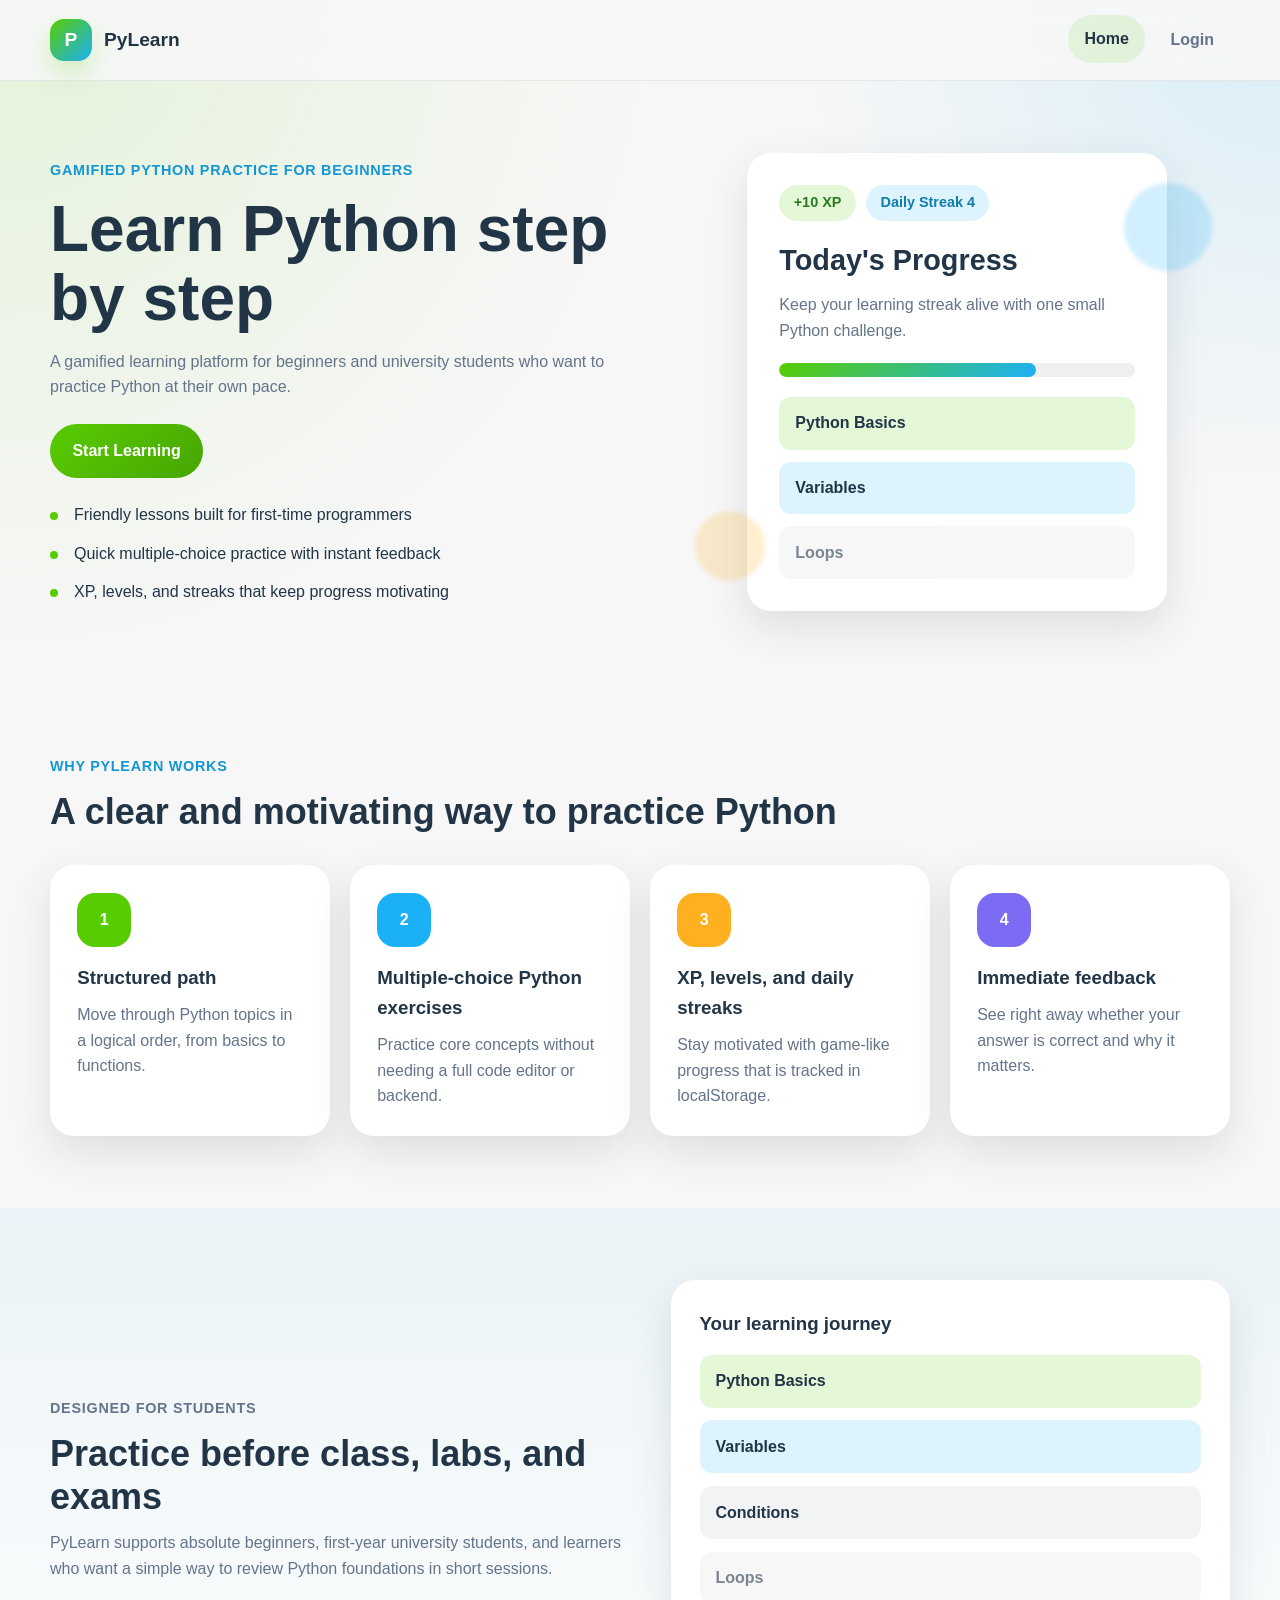
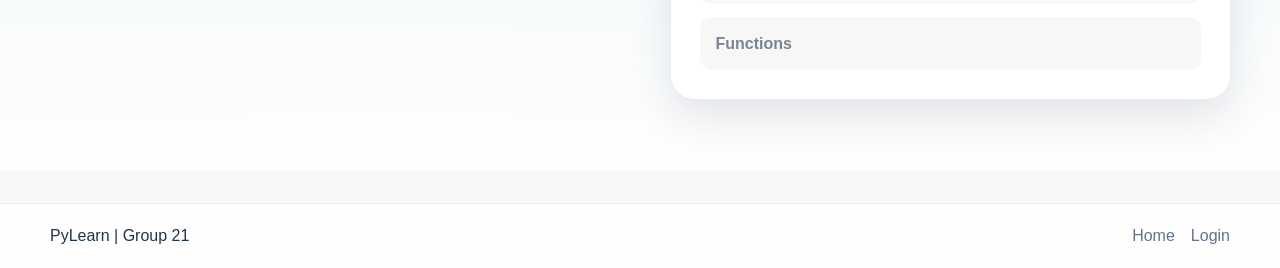
<file: index.html>
<!DOCTYPE html>
<html lang="en">
<head>
    <meta charset="UTF-8">
    <meta name="viewport" content="width=device-width, initial-scale=1.0">
    <title>PyLearn | Home</title>
    <link rel="stylesheet" href="css/style.css">
    <script src="js/app.js" defer></script>
</head>
<body class="page-home">
    <header class="site-header">
        <div class="container header-content">
            <a class="brand" href="index.html">
                <span class="brand-mark">P</span>
                <span class="brand-text">PyLearn</span>
            </a>

            <nav class="site-nav" aria-label="Main navigation">
                <ul class="nav-list">
                    <li><a class="nav-link active" href="index.html">Home</a></li>
                    <li><a class="nav-link" href="login.html">Login</a></li>
                    <li><a class="nav-link" href="path.html">Learning Path</a></li>
                    <li><a class="nav-link" href="exercise.html">Exercise</a></li>
                    <li><a class="nav-link logout-link" href="login.html" data-logout>Logout</a></li>
                </ul>
            </nav>
        </div>
    </header>

    <main>
        <section class="hero section">
            <div class="container hero-grid">
                <div class="hero-copy fade-up">
                    <p class="eyebrow">Gamified Python practice for beginners</p>
                    <h1>Learn Python step by step</h1>
                    <p class="hero-text">
                        A gamified learning platform for beginners and university students who want to
                        practice Python at their own pace.
                    </p>

                    <div class="hero-actions">
                        <a class="btn btn-primary" href="login.html">Start Learning</a>
                        <a class="btn btn-secondary" href="path.html">Explore the Path</a>
                    </div>

                    <ul class="hero-points">
                        <li>Friendly lessons built for first-time programmers</li>
                        <li>Quick multiple-choice practice with instant feedback</li>
                        <li>XP, levels, and streaks that keep progress motivating</li>
                    </ul>
                </div>

                <div class="hero-visual">
                    <div class="dashboard-preview card floating-card">
                        <div class="preview-top">
                            <span class="pill success-pill">+10 XP</span>
                            <span class="pill blue-pill">Daily Streak 4</span>
                        </div>

                        <h2>Today&apos;s Progress</h2>
                        <p>Keep your learning streak alive with one small Python challenge.</p>

                        <div class="preview-progress">
                            <span class="preview-progress-bar"></span>
                        </div>

                        <div class="preview-stages">
                            <div class="preview-stage done">Python Basics</div>
                            <div class="preview-stage current">Variables</div>
                            <div class="preview-stage locked">Loops</div>
                        </div>
                    </div>

                    <div class="floating-orb orb-blue"></div>
                    <div class="floating-orb orb-yellow"></div>
                </div>
            </div>
        </section>

        <section class="section">
            <div class="container">
                <div class="section-heading">
                    <p class="eyebrow">Why PyLearn works</p>
                    <h2 class="section-title">A clear and motivating way to practice Python</h2>
                </div>

                <div class="feature-grid">
                    <article class="feature-card card fade-up">
                        <div class="feature-icon green-icon">1</div>
                        <h3>Structured path</h3>
                        <p>Move through Python topics in a logical order, from basics to functions.</p>
                    </article>

                    <article class="feature-card card fade-up">
                        <div class="feature-icon blue-icon">2</div>
                        <h3>Multiple-choice Python exercises</h3>
                        <p>Practice core concepts without needing a full code editor or backend.</p>
                    </article>

                    <article class="feature-card card fade-up">
                        <div class="feature-icon gold-icon">3</div>
                        <h3>XP, levels, and daily streaks</h3>
                        <p>Stay motivated with game-like progress that is tracked in localStorage.</p>
                    </article>

                    <article class="feature-card card fade-up">
                        <div class="feature-icon purple-icon">4</div>
                        <h3>Immediate feedback</h3>
                        <p>See right away whether your answer is correct and why it matters.</p>
                    </article>
                </div>
            </div>
        </section>

        <section class="section alt-section">
            <div class="container promo-grid">
                <div class="promo-copy">
                    <p class="eyebrow">Designed for students</p>
                    <h2 class="section-title">Practice before class, labs, and exams</h2>
                    <p>
                        PyLearn supports absolute beginners, first-year university students, and learners
                        who want a simple way to review Python foundations in short sessions.
                    </p>
                    <a class="btn btn-primary" href="exercise.html">Try a Sample Exercise</a>
                </div>

                <div class="mini-map card">
                    <h3>Your learning journey</h3>
                    <div class="mini-map-list">
                        <div class="mini-map-item completed-item">Python Basics</div>
                        <div class="mini-map-item current-item">Variables</div>
                        <div class="mini-map-item">Conditions</div>
                        <div class="mini-map-item locked-item">Loops</div>
                        <div class="mini-map-item locked-item">Functions</div>
                    </div>
                </div>
            </div>
        </section>
    </main>

    <footer class="site-footer">
        <div class="container footer-content">
            <p>PyLearn | Group 21</p>
            <div class="footer-links">
                <a href="index.html">Home</a>
                <a href="login.html">Login</a>
                <a href="path.html">Learning Path</a>
                <a href="exercise.html">Exercise</a>
                <a href="login.html" data-logout>Logout</a>
            </div>
        </div>
    </footer>
</body>
</html>
</file>
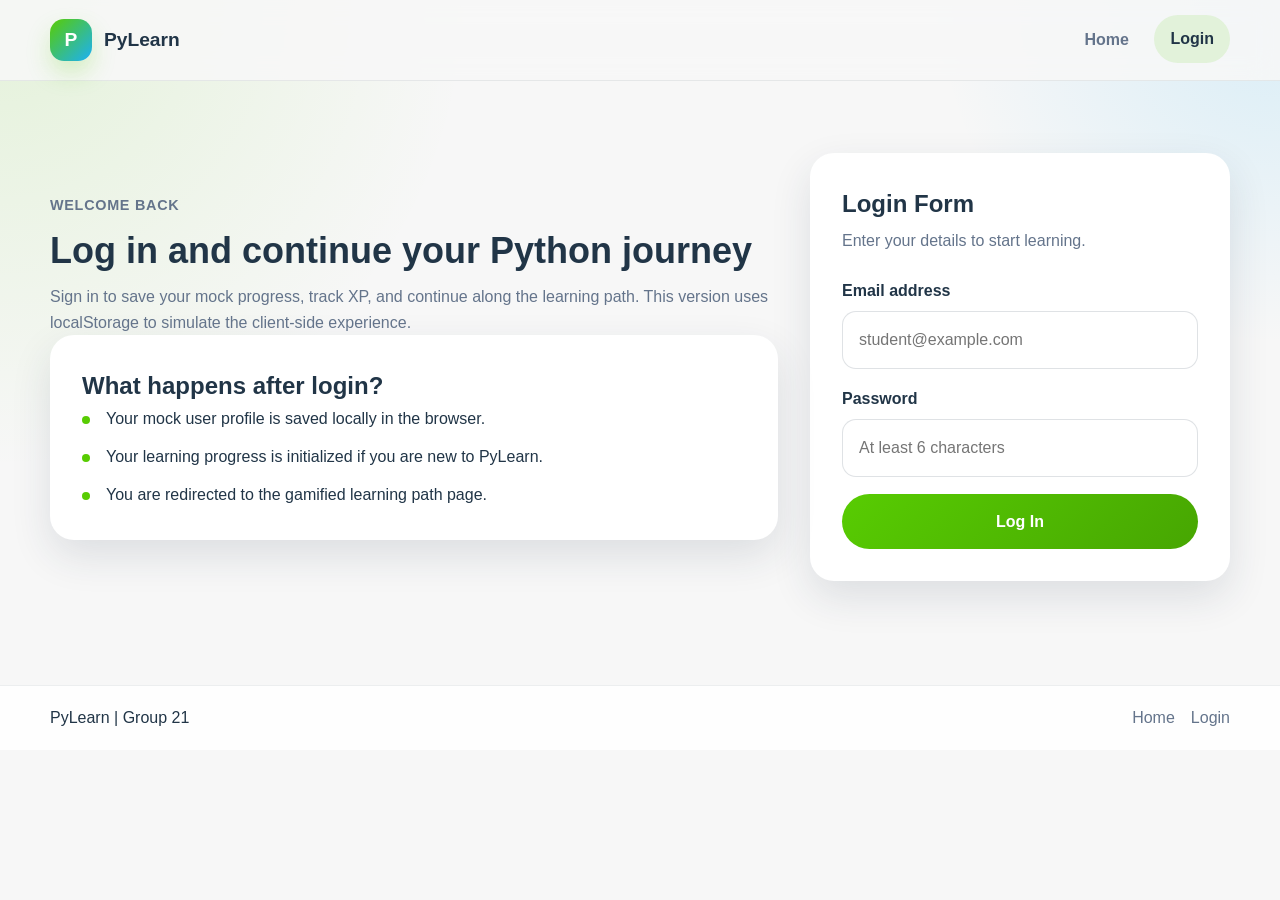
<file: exercise.html>
<!DOCTYPE html>
<html lang="en">
<head>
    <meta charset="UTF-8">
    <meta name="viewport" content="width=device-width, initial-scale=1.0">
    <title>PyLearn | Exercise</title>
    <link rel="stylesheet" href="css/style.css">
    <script src="js/app.js" defer></script>
    <script src="js/exercise.js" defer></script>
</head>
<body class="page-exercise">
    <header class="site-header">
        <div class="container header-content">
            <a class="brand" href="index.html">
                <span class="brand-mark">P</span>
                <span class="brand-text">PyLearn</span>
            </a>

            <nav class="site-nav" aria-label="Main navigation">
                <ul class="nav-list">
                    <li><a class="nav-link" href="index.html">Home</a></li>
                    <li><a class="nav-link" href="login.html">Login</a></li>
                    <li><a class="nav-link" href="path.html">Learning Path</a></li>
                    <li><a class="nav-link active" href="exercise.html">Exercise</a></li>
                    <li><a class="nav-link logout-link" href="login.html" data-logout>Logout</a></li>
                </ul>
            </nav>
        </div>
    </header>

    <main class="section">
        <div class="container exercise-layout">
            <section class="exercise-main">
                <div class="exercise-header fade-up">
                    <p class="eyebrow">Multiple-choice Python practice</p>
                    <h1 class="section-title">Python Practice Arena</h1>
                    <p class="stage-line">Current stage: <strong id="stageName">Python Basics</strong></p>
                    <p id="questionIntro">
                        Answer short Python questions, get instant feedback, and grow your XP.
                    </p>
                </div>

                <article class="quiz-card card">
                    <div class="quiz-top">
                        <span id="questionCounter" class="question-counter">Question 1 of 5</span>
                        <span id="questionTopic" class="topic-pill">Python Basics</span>
                        <span id="difficultyBadge" class="difficulty-badge easy">Easy</span>
                        <span id="xpRewardBadge" class="xp-reward-badge">+5 XP</span>
                    </div>

                    <h2 id="questionText">Loading question...</h2>

                    <form id="quizForm" class="quiz-form">
                        <fieldset id="optionsContainer" class="options-group">
                            <legend class="sr-only">Answer options</legend>
                        </fieldset>

                        <p id="practiceNote" class="practice-note">
                            Select an answer and submit when you are ready.
                        </p>

                        <div class="quiz-actions">
                            <button id="submitAnswerBtn" class="btn btn-primary" type="submit">Submit Answer</button>
                            <button id="previousQuestionBtn" class="btn btn-secondary" type="button">Previous Question</button>
                            <button id="nextQuestionBtn" class="btn btn-secondary" type="button">Next Question</button>
                            <button id="restartStageBtn" class="btn btn-warning" type="button">Restart Stage</button>
                            <a class="text-link" href="path.html">Back to Learning Path</a>
                        </div>
                    </form>
                </article>

                <article id="feedbackBox" class="feedback-box info show" aria-live="polite">
                    <h3 id="feedbackTitle">Ready when you are</h3>
                    <p id="feedbackText">
                        Select one option and submit your answer to see immediate feedback and explanations.
                    </p>
                </article>
            </section>

            <aside class="exercise-sidebar">
                <article class="card stat-panel">
                    <h2>Your live progress</h2>
                    <div class="sidebar-stat">
                        <span>XP</span>
                        <strong id="xpSidebar">0</strong>
                    </div>
                    <div class="sidebar-stat">
                        <span>Level</span>
                        <strong id="levelSidebar">1</strong>
                    </div>
                    <div class="sidebar-stat">
                        <span>Daily streak</span>
                        <strong id="streakSidebar">0</strong>
                    </div>
                    <div class="sidebar-stat">
                        <span>Stage progress</span>
                        <strong id="completionSidebar">0/5</strong>
                    </div>
                </article>

                <article class="card tracker-panel">
                    <h2>Question tracker</h2>
                    <div id="questionTracker" class="question-tracker" aria-label="Question navigation"></div>
                    <div class="tracker-legend">
                        <span><span class="legend-dot unanswered-dot"></span>Unanswered</span>
                        <span><span class="legend-dot correct-dot"></span>Correct</span>
                        <span><span class="legend-dot incorrect-dot"></span>Incorrect</span>
                    </div>
                </article>

                <article class="card tip-panel">
                    <h2>Learning tip</h2>
                    <p>
                        Focus on understanding why the correct answer works. That habit builds stronger
                        programming confidence than memorizing alone.
                    </p>
                </article>
            </aside>
        </div>
    </main>

    <footer class="site-footer">
        <div class="container footer-content">
            <p>PyLearn | Group 21</p>
            <div class="footer-links">
                <a href="index.html">Home</a>
                <a href="login.html">Login</a>
                <a href="path.html">Learning Path</a>
                <a href="exercise.html">Exercise</a>
                <a href="login.html" data-logout>Logout</a>
            </div>
        </div>
    </footer>
</body>
</html>
</file>
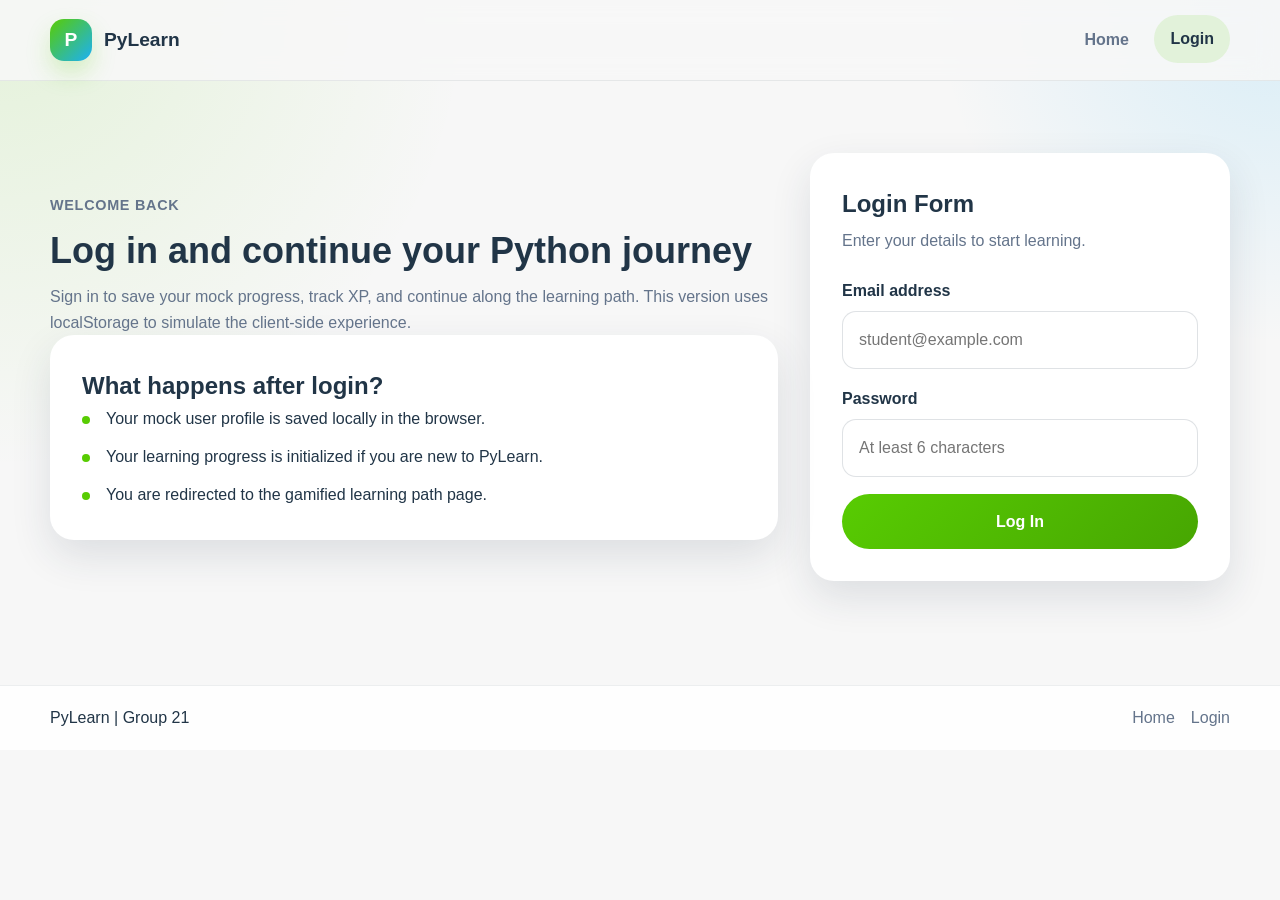
<file: login.html>
<!DOCTYPE html>
<html lang="en">
<head>
    <meta charset="UTF-8">
    <meta name="viewport" content="width=device-width, initial-scale=1.0">
    <title>PyLearn | Login</title>
    <link rel="stylesheet" href="css/style.css">
    <script src="js/app.js" defer></script>
    <script src="js/login.js" defer></script>
</head>
<body class="page-auth">
    <header class="site-header">
        <div class="container header-content">
            <a class="brand" href="index.html">
                <span class="brand-mark">P</span>
                <span class="brand-text">PyLearn</span>
            </a>

            <nav class="site-nav" aria-label="Main navigation">
                <ul class="nav-list">
                    <li><a class="nav-link" href="index.html">Home</a></li>
                    <li><a class="nav-link active" href="login.html">Login</a></li>
                    <li><a class="nav-link" href="path.html">Learning Path</a></li>
                    <li><a class="nav-link" href="exercise.html">Exercise</a></li>
                    <li><a class="nav-link logout-link" href="login.html" data-logout>Logout</a></li>
                </ul>
            </nav>
        </div>
    </header>

    <main class="section">
        <div class="container auth-layout">
            <section class="auth-intro fade-up">
                <p class="eyebrow">Welcome back</p>
                <h1 class="section-title">Log in and continue your Python journey</h1>
                <p>
                    Sign in to save your mock progress, track XP, and continue along the learning path.
                    This version uses localStorage to simulate the client-side experience.
                </p>

                <div class="auth-benefits card">
                    <h2>What happens after login?</h2>
                    <ul class="simple-list">
                        <li>Your mock user profile is saved locally in the browser.</li>
                        <li>Your learning progress is initialized if you are new to PyLearn.</li>
                        <li>You are redirected to the gamified learning path page.</li>
                    </ul>
                </div>
            </section>

            <section class="auth-card card">
                <h2>Login Form</h2>
                <p class="card-subtitle">Enter your details to start learning.</p>

                <form id="loginForm" class="auth-form" novalidate>
                    <div class="form-group">
                        <label for="email">Email address</label>
                        <input id="email" name="email" type="email" placeholder="student@example.com" required>
                    </div>

                    <div class="form-group">
                        <label for="password">Password</label>
                        <input id="password" name="password" type="password" placeholder="At least 6 characters" required>
                    </div>

                    <button class="btn btn-primary full-width" type="submit">Log In</button>
                </form>

                <div id="loginMessage" class="message" aria-live="polite"></div>
            </section>
        </div>
    </main>

    <footer class="site-footer">
        <div class="container footer-content">
            <p>PyLearn | Group 21</p>
            <div class="footer-links">
                <a href="index.html">Home</a>
                <a href="login.html">Login</a>
                <a href="path.html">Learning Path</a>
                <a href="exercise.html">Exercise</a>
                <a href="login.html" data-logout>Logout</a>
            </div>
        </div>
    </footer>
</body>
</html>
</file>
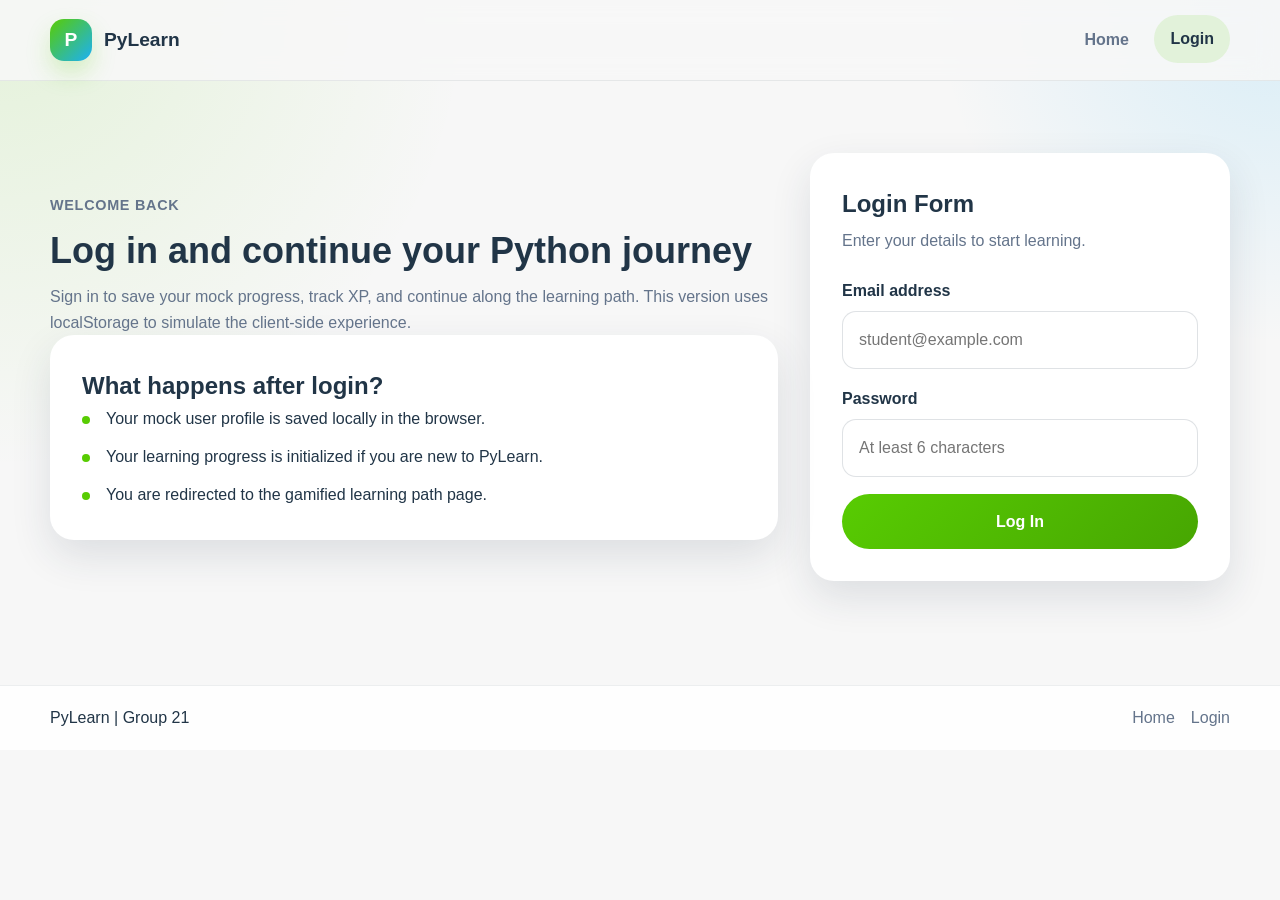
<file: path.html>
<!DOCTYPE html>
<html lang="en">
<head>
    <meta charset="UTF-8">
    <meta name="viewport" content="width=device-width, initial-scale=1.0">
    <title>PyLearn | Learning Path</title>
    <link rel="stylesheet" href="css/style.css">
    <script src="js/app.js" defer></script>
    <script src="js/path.js" defer></script>
</head>
<body class="page-path">
    <header class="site-header">
        <div class="container header-content">
            <a class="brand" href="index.html">
                <span class="brand-mark">P</span>
                <span class="brand-text">PyLearn</span>
            </a>

            <nav class="site-nav" aria-label="Main navigation">
                <ul class="nav-list">
                    <li><a class="nav-link" href="index.html">Home</a></li>
                    <li><a class="nav-link" href="login.html">Login</a></li>
                    <li><a class="nav-link active" href="path.html">Learning Path</a></li>
                    <li><a class="nav-link" href="exercise.html">Exercise</a></li>
                    <li><a class="nav-link logout-link" href="login.html" data-logout>Logout</a></li>
                </ul>
            </nav>
        </div>
    </header>

    <main class="section">
        <div class="container">
            <section class="welcome-banner fade-up">
                <div>
                    <p class="eyebrow">Your dashboard</p>
                    <h1 class="section-title">Welcome, <span id="welcomeName">Learner</span></h1>
                    <p id="welcomeText">
                        Keep building your Python confidence one step at a time.
                    </p>
                </div>

                <a id="continueLearningBtn" class="btn btn-primary" href="exercise.html">Continue Learning</a>
            </section>

            <section class="dashboard-grid">
                <article class="progress-card card">
                    <h2>Your Progress</h2>

                    <div class="stats-grid">
                        <div class="stat-box">
                            <span class="stat-label">Current XP</span>
                            <strong id="xpValue">0</strong>
                        </div>
                        <div class="stat-box">
                            <span class="stat-label">Current Level</span>
                            <strong id="levelValue">1</strong>
                        </div>
                        <div class="stat-box">
                            <span class="stat-label">Daily Streak</span>
                            <strong id="streakValue">0</strong>
                        </div>
                    </div>

                    <div class="progress-copy">
                        <div class="progress-labels">
                            <span>Overall completion</span>
                            <span id="progressPercent">0%</span>
                        </div>
                        <div class="progress-bar" aria-label="Learning progress">
                            <span id="progressBarFill" class="progress-fill"></span>
                        </div>
                        <p id="progressSummary" class="progress-summary">0 of 5 stages completed</p>
                    </div>
                </article>

                <aside class="motivation-card card">
                    <h2>Next mission</h2>
                    <p id="missionText">Choose an unlocked stage and continue earning XP.</p>
                    <div id="stageMessage" class="message info show" aria-live="polite">
                        Select an unlocked stage to focus your next exercise.
                    </div>
                </aside>
            </section>

            <section class="path-section">
                <div class="section-heading">
                    <p class="eyebrow">Learning path</p>
                    <h2 class="section-title">Your Python stages</h2>
                </div>

                <div id="stagesContainer" class="path-map"></div>
            </section>
        </div>
    </main>

    <footer class="site-footer">
        <div class="container footer-content">
            <p>PyLearn | Group 21</p>
            <div class="footer-links">
                <a href="index.html">Home</a>
                <a href="login.html">Login</a>
                <a href="path.html">Learning Path</a>
                <a href="exercise.html">Exercise</a>
                <a href="login.html" data-logout>Logout</a>
            </div>
        </div>
    </footer>
</body>
</html>
</file>
<file: css/style.css>
:root {
    --color-primary: #58cc02;
    --color-primary-dark: #47a602;
    --color-accent: #1cb0f6;
    --color-accent-dark: #1396d3;
    --color-background: #f7f7f7;
    --color-surface: #ffffff;
    --color-text: #213547;
    --color-muted: #64748b;
    --color-warning: #ffb020;
    --color-danger: #ef5350;
    --color-success: #2eaf5d;
    --color-purple: #7c6cf3;
    --shadow-soft: 0 16px 40px rgba(33, 53, 71, 0.12);
    --shadow-hover: 0 22px 50px rgba(33, 53, 71, 0.18);
    --radius-lg: 24px;
    --radius-md: 18px;
    --radius-sm: 12px;
    --container-width: 1180px;
    --transition: 0.25s ease;
}

* {
    box-sizing: border-box;
    margin: 0;
    padding: 0;
}

html {
    scroll-behavior: smooth;
}

body {
    font-family: "Open Sans", "Trebuchet MS", "Segoe UI", sans-serif;
    font-size: 16px;
    line-height: 1.6;
    color: var(--color-text);
    background:
        radial-gradient(circle at top left, rgba(88, 204, 2, 0.12), transparent 30%),
        radial-gradient(circle at top right, rgba(28, 176, 246, 0.14), transparent 22%),
        var(--color-background);
    min-height: 100vh;
}

a {
    color: inherit;
    text-decoration: none;
}

img {
    max-width: 100%;
    display: block;
}

button,
input {
    font: inherit;
}

.container {
    width: min(100% - 2rem, var(--container-width));
    margin: 0 auto;
}

.section {
    padding: 4.5rem 0;
}

.alt-section {
    background: linear-gradient(180deg, rgba(28, 176, 246, 0.06), rgba(255, 255, 255, 0.85));
}

.section-heading {
    margin-bottom: 2rem;
}

.section-title {
    font-size: clamp(2rem, 3vw, 2.25rem);
    line-height: 1.2;
    margin-bottom: 0.75rem;
}

.eyebrow {
    color: var(--color-accent-dark);
    font-weight: 700;
    letter-spacing: 0.05em;
    text-transform: uppercase;
    font-size: 0.9rem;
    margin-bottom: 0.75rem;
}

.card {
    background: var(--color-surface);
    border-radius: var(--radius-lg);
    box-shadow: var(--shadow-soft);
}

.site-header {
    position: sticky;
    top: 0;
    z-index: 10;
    backdrop-filter: blur(14px);
    background: rgba(247, 247, 247, 0.88);
    border-bottom: 1px solid rgba(33, 53, 71, 0.08);
}

.header-content {
    display: flex;
    align-items: center;
    justify-content: space-between;
    gap: 1rem;
    padding: 1rem 0;
}

.brand {
    display: inline-flex;
    align-items: center;
    gap: 0.75rem;
    font-weight: 800;
    font-size: 1.2rem;
}

.brand-mark {
    width: 42px;
    height: 42px;
    display: grid;
    place-items: center;
    border-radius: 14px;
    background: linear-gradient(135deg, var(--color-primary), var(--color-accent));
    color: #ffffff;
    box-shadow: 0 12px 24px rgba(88, 204, 2, 0.22);
}

.nav-list {
    list-style: none;
    display: flex;
    align-items: center;
    gap: 0.6rem;
    flex-wrap: wrap;
    justify-content: flex-end;
}

.nav-link {
    display: inline-flex;
    align-items: center;
    justify-content: center;
    padding: 0.7rem 1rem;
    border-radius: 999px;
    font-weight: 700;
    color: var(--color-muted);
    transition: background-color var(--transition), color var(--transition), transform var(--transition);
}

.nav-link:hover,
.nav-link.active {
    background: rgba(88, 204, 2, 0.12);
    color: var(--color-text);
    transform: translateY(-1px);
}

.is-hidden {
    display: none !important;
}

.btn {
    display: inline-flex;
    align-items: center;
    justify-content: center;
    gap: 0.5rem;
    border: none;
    border-radius: 999px;
    padding: 0.9rem 1.4rem;
    font-weight: 800;
    cursor: pointer;
    transition: transform var(--transition), box-shadow var(--transition), background-color var(--transition);
}

.btn:hover {
    transform: translateY(-2px);
    box-shadow: var(--shadow-hover);
}

.btn:disabled {
    cursor: not-allowed;
    opacity: 0.55;
    transform: none;
    box-shadow: none;
}

.btn-primary {
    color: #ffffff;
    background: linear-gradient(135deg, var(--color-primary), var(--color-primary-dark));
}

.btn-secondary {
    color: var(--color-text);
    background: rgba(28, 176, 246, 0.12);
}

.btn-warning {
    color: var(--color-text);
    background: rgba(255, 176, 32, 0.2);
}

.full-width {
    width: 100%;
}

.text-link {
    color: var(--color-accent-dark);
    font-weight: 700;
}

.text-link:hover {
    text-decoration: underline;
}

.hero-grid,
.promo-grid,
.auth-layout,
.dashboard-grid,
.exercise-layout {
    display: grid;
    gap: 2rem;
}

.hero-grid {
    align-items: center;
    grid-template-columns: 1.05fr 0.95fr;
}

.hero h1 {
    font-size: clamp(2.6rem, 6vw, 4rem);
    line-height: 1.08;
    margin-bottom: 1rem;
}

.hero-text {
    max-width: 42rem;
    color: var(--color-muted);
    margin-bottom: 1.5rem;
}

.hero-actions {
    display: flex;
    flex-wrap: wrap;
    gap: 0.9rem;
    margin-bottom: 1.5rem;
}

.hero-points,
.simple-list {
    list-style: none;
    display: grid;
    gap: 0.8rem;
}

.hero-points li,
.simple-list li {
    position: relative;
    padding-left: 1.5rem;
}

.hero-points li::before,
.simple-list li::before {
    content: "";
    position: absolute;
    top: 0.62rem;
    left: 0;
    width: 8px;
    height: 8px;
    border-radius: 50%;
    background: var(--color-primary);
}

.hero-visual {
    position: relative;
    min-height: 420px;
    display: flex;
    align-items: center;
    justify-content: center;
}

.dashboard-preview {
    position: relative;
    width: min(100%, 420px);
    padding: 2rem;
    overflow: hidden;
}

.dashboard-preview h2 {
    font-size: 1.8rem;
    margin-bottom: 0.6rem;
}

.dashboard-preview p {
    color: var(--color-muted);
    margin-bottom: 1.2rem;
}

.preview-top {
    display: flex;
    flex-wrap: wrap;
    gap: 0.65rem;
    margin-bottom: 1rem;
}

.pill {
    display: inline-flex;
    align-items: center;
    justify-content: center;
    border-radius: 999px;
    padding: 0.4rem 0.9rem;
    font-size: 0.9rem;
    font-weight: 700;
}

.success-pill {
    background: rgba(88, 204, 2, 0.16);
    color: #2d7b1f;
}

.blue-pill {
    background: rgba(28, 176, 246, 0.15);
    color: #0f7eaa;
}

.preview-progress {
    width: 100%;
    height: 14px;
    border-radius: 999px;
    background: rgba(33, 53, 71, 0.08);
    overflow: hidden;
    margin-bottom: 1.25rem;
}

.preview-progress-bar {
    display: block;
    width: 72%;
    height: 100%;
    border-radius: inherit;
    background: linear-gradient(135deg, var(--color-primary), var(--color-accent));
    animation: glowBar 2.8s ease-in-out infinite;
}

.preview-stages {
    display: grid;
    gap: 0.75rem;
}

.preview-stage,
.mini-map-item {
    padding: 0.85rem 1rem;
    border-radius: var(--radius-sm);
    font-weight: 700;
    background: rgba(33, 53, 71, 0.06);
}

.preview-stage.done,
.completed-item {
    background: rgba(88, 204, 2, 0.16);
}

.preview-stage.current,
.current-item {
    background: rgba(28, 176, 246, 0.15);
}

.preview-stage.locked,
.locked-item {
    opacity: 0.6;
}

.floating-card {
    animation: floatCard 3.8s ease-in-out infinite;
}

.floating-orb {
    position: absolute;
    border-radius: 50%;
    filter: blur(2px);
    opacity: 0.8;
}

.orb-blue {
    width: 88px;
    height: 88px;
    top: 30px;
    right: 18px;
    background: rgba(28, 176, 246, 0.24);
}

.orb-yellow {
    width: 70px;
    height: 70px;
    bottom: 30px;
    left: 10px;
    background: rgba(255, 176, 32, 0.26);
}

.feature-grid {
    display: grid;
    grid-template-columns: repeat(4, 1fr);
    gap: 1.25rem;
}

.feature-card {
    padding: 1.7rem;
    transition: transform var(--transition), box-shadow var(--transition);
}

.feature-card:hover,
.stage-card:hover,
.auth-card:hover,
.progress-card:hover,
.motivation-card:hover,
.quiz-card:hover,
.stat-panel:hover,
.tracker-panel:hover,
.tip-panel:hover {
    transform: translateY(-4px);
    box-shadow: var(--shadow-hover);
}

.feature-card h3 {
    margin-bottom: 0.6rem;
}

.feature-card p,
.promo-copy p,
.auth-intro p,
.card-subtitle,
.progress-summary,
.motivation-card p,
.tip-panel p,
#questionIntro {
    color: var(--color-muted);
}

.feature-icon {
    width: 54px;
    height: 54px;
    display: grid;
    place-items: center;
    border-radius: 18px;
    margin-bottom: 1rem;
    color: #ffffff;
    font-weight: 800;
}

.green-icon {
    background: var(--color-primary);
}

.blue-icon {
    background: var(--color-accent);
}

.gold-icon {
    background: var(--color-warning);
}

.purple-icon {
    background: var(--color-purple);
}

.promo-grid {
    align-items: center;
    grid-template-columns: 1fr 0.95fr;
}

.mini-map {
    padding: 1.8rem;
}

.mini-map h3 {
    margin-bottom: 1rem;
}

.mini-map-list {
    display: grid;
    gap: 0.8rem;
}

.auth-layout {
    grid-template-columns: 1fr minmax(320px, 420px);
    align-items: center;
}

.auth-benefits,
.auth-card {
    padding: 2rem;
}

.auth-card h2 {
    margin-bottom: 0.3rem;
}

.auth-form {
    margin-top: 1.5rem;
}

.form-group {
    display: grid;
    gap: 0.45rem;
    margin-bottom: 1.1rem;
}

.form-group label {
    font-weight: 700;
}

.form-group input {
    border: 1px solid rgba(33, 53, 71, 0.14);
    border-radius: 14px;
    padding: 0.95rem 1rem;
    transition: border-color var(--transition), box-shadow var(--transition);
    background: #ffffff;
}

.form-group input:focus {
    outline: none;
    border-color: var(--color-accent);
    box-shadow: 0 0 0 4px rgba(28, 176, 246, 0.12);
}

.welcome-banner {
    display: flex;
    align-items: center;
    justify-content: space-between;
    gap: 1rem;
    padding: 2rem;
    margin-bottom: 2rem;
    border-radius: var(--radius-lg);
    background: linear-gradient(135deg, rgba(88, 204, 2, 0.14), rgba(28, 176, 246, 0.14));
}

.dashboard-grid {
    grid-template-columns: 1.15fr 0.85fr;
    margin-bottom: 2.5rem;
}

.progress-card,
.motivation-card,
.quiz-card,
.stat-panel,
.tracker-panel,
.tip-panel {
    padding: 1.8rem;
}

.stats-grid {
    display: grid;
    grid-template-columns: repeat(3, 1fr);
    gap: 1rem;
    margin: 1.5rem 0;
}

.stat-box,
.sidebar-stat {
    padding: 1rem;
    border-radius: var(--radius-md);
    background: rgba(33, 53, 71, 0.05);
}

.stat-label,
.sidebar-stat span {
    display: block;
    color: var(--color-muted);
    font-size: 0.95rem;
    margin-bottom: 0.25rem;
}

.stat-box strong,
.sidebar-stat strong {
    font-size: 1.7rem;
}

.progress-labels {
    display: flex;
    align-items: center;
    justify-content: space-between;
    gap: 1rem;
    font-weight: 700;
    margin-bottom: 0.7rem;
}

.progress-bar {
    width: 100%;
    height: 16px;
    background: rgba(33, 53, 71, 0.08);
    border-radius: 999px;
    overflow: hidden;
}

.progress-fill {
    display: block;
    height: 100%;
    width: 0;
    border-radius: inherit;
    background: linear-gradient(135deg, var(--color-primary), var(--color-accent));
    transition: width 0.45s ease;
}

.progress-summary {
    margin-top: 0.75rem;
}

.path-map {
    display: grid;
    grid-template-columns: repeat(auto-fit, minmax(210px, 1fr));
    gap: 1.25rem;
}

.stage-card {
    position: relative;
    padding: 1.45rem;
    border-radius: var(--radius-lg);
    background: var(--color-surface);
    box-shadow: var(--shadow-soft);
    cursor: pointer;
    transition: transform var(--transition), box-shadow var(--transition), border-color var(--transition);
    border: 2px solid transparent;
}

.stage-card:nth-child(even) {
    transform: translateY(18px);
}

.stage-card.selected {
    border-color: var(--color-accent);
}

.stage-card.locked {
    cursor: not-allowed;
    opacity: 0.72;
    background: rgba(255, 255, 255, 0.7);
}

.stage-card.completed {
    background: linear-gradient(180deg, rgba(88, 204, 2, 0.14), #ffffff);
}

.stage-card.current {
    background: linear-gradient(180deg, rgba(28, 176, 246, 0.14), #ffffff);
}

.stage-number {
    width: 54px;
    height: 54px;
    display: grid;
    place-items: center;
    border-radius: 50%;
    font-weight: 800;
    color: #ffffff;
    margin-bottom: 1rem;
}

.stage-icon {
    font-size: 1.45rem;
    background: linear-gradient(135deg, var(--color-primary), var(--color-accent));
}

.stage-card.completed .stage-number {
    background: var(--color-primary);
}

.stage-card.current .stage-number {
    background: var(--color-accent);
}

.stage-card.locked .stage-number {
    background: #aab6c2;
}

.stage-card h3 {
    margin-bottom: 0.45rem;
}

.stage-kicker {
    color: var(--color-accent-dark);
    font-size: 0.85rem;
    font-weight: 800;
    text-transform: uppercase;
}

.stage-description {
    color: var(--color-muted);
    min-height: 3.6rem;
}

.stage-progress-line {
    display: flex;
    align-items: center;
    justify-content: space-between;
    gap: 0.8rem;
    margin-top: 1rem;
    color: var(--color-muted);
    font-size: 0.92rem;
    font-weight: 700;
}

.stage-mini-progress {
    width: 100%;
    height: 10px;
    margin-top: 0.6rem;
    overflow: hidden;
    border-radius: 999px;
    background: rgba(33, 53, 71, 0.08);
}

.stage-mini-progress span {
    display: block;
    height: 100%;
    border-radius: inherit;
    background: linear-gradient(135deg, var(--color-primary), var(--color-accent));
}

.stage-footer {
    display: flex;
    align-items: center;
    justify-content: space-between;
    gap: 1rem;
    margin-top: 1.2rem;
}

.stage-status {
    display: inline-flex;
    align-items: center;
    border-radius: 999px;
    padding: 0.35rem 0.75rem;
    font-size: 0.9rem;
    font-weight: 700;
}

.stage-card.completed .stage-status {
    background: rgba(88, 204, 2, 0.16);
}

.stage-card.current .stage-status {
    background: rgba(28, 176, 246, 0.14);
}

.stage-card.locked .stage-status {
    background: rgba(33, 53, 71, 0.08);
}

.stage-link {
    font-weight: 700;
    color: var(--color-accent-dark);
}

.stage-link.disabled {
    color: var(--color-muted);
}

.exercise-layout {
    grid-template-columns: minmax(0, 1.35fr) minmax(280px, 0.65fr);
    align-items: start;
}

.exercise-header {
    margin-bottom: 1.6rem;
}

.stage-line {
    margin-bottom: 0.45rem;
    color: var(--color-muted);
}

.quiz-top {
    display: flex;
    align-items: center;
    justify-content: space-between;
    gap: 1rem;
    flex-wrap: wrap;
    margin-bottom: 1rem;
}

.question-counter,
.topic-pill,
.difficulty-badge,
.xp-reward-badge {
    display: inline-flex;
    align-items: center;
    justify-content: center;
    border-radius: 999px;
    padding: 0.45rem 0.9rem;
    font-size: 0.92rem;
    font-weight: 700;
}

.question-counter {
    background: rgba(33, 53, 71, 0.08);
}

.topic-pill {
    background: rgba(88, 204, 2, 0.14);
}

.difficulty-badge.easy {
    background: rgba(88, 204, 2, 0.14);
    color: #237719;
}

.difficulty-badge.medium {
    background: rgba(255, 176, 32, 0.18);
    color: #946000;
}

.difficulty-badge.hard {
    background: rgba(239, 83, 80, 0.14);
    color: #a8322f;
}

.xp-reward-badge {
    background: rgba(124, 108, 243, 0.12);
    color: #4e43a6;
}

.quiz-card h2 {
    font-size: 1.55rem;
    margin-bottom: 1.2rem;
}

.options-group {
    border: none;
    display: grid;
    gap: 0.85rem;
}

.option-label {
    display: flex;
    align-items: center;
    gap: 0.85rem;
    padding: 1rem;
    border: 2px solid rgba(33, 53, 71, 0.08);
    border-radius: var(--radius-md);
    background: #ffffff;
    cursor: pointer;
    transition: border-color var(--transition), transform var(--transition), background-color var(--transition);
}

.option-label:hover {
    transform: translateX(3px);
    border-color: rgba(28, 176, 246, 0.35);
}

.option-label.selected-answer {
    border-color: rgba(28, 176, 246, 0.45);
    background: rgba(28, 176, 246, 0.08);
}

.option-label.correct {
    border-color: rgba(88, 204, 2, 0.55);
    background: rgba(88, 204, 2, 0.12);
}

.option-label.correct .option-marker {
    background: var(--color-primary);
    color: #ffffff;
}

.option-label.incorrect {
    border-color: rgba(239, 83, 80, 0.45);
    background: rgba(239, 83, 80, 0.1);
}

.option-label.incorrect .option-marker {
    background: var(--color-danger);
    color: #ffffff;
}

.option-label.disabled-answer {
    cursor: default;
}

.option-label input {
    accent-color: var(--color-primary);
}

.option-marker {
    width: 34px;
    height: 34px;
    display: grid;
    place-items: center;
    border-radius: 50%;
    background: rgba(28, 176, 246, 0.12);
    font-weight: 800;
    color: var(--color-accent-dark);
    flex-shrink: 0;
}

.practice-note {
    margin-top: 1rem;
    color: var(--color-muted);
    font-weight: 600;
}

.quiz-actions {
    display: flex;
    flex-wrap: wrap;
    align-items: center;
    gap: 0.9rem;
    margin-top: 1.4rem;
}

.feedback-box {
    margin-top: 1.5rem;
    padding: 1.4rem 1.5rem;
    border-radius: var(--radius-lg);
    border-left: 6px solid transparent;
    background: #ffffff;
    box-shadow: var(--shadow-soft);
}

.feedback-box h3 {
    margin-bottom: 0.4rem;
}

.feedback-box.show {
    animation: popIn 0.35s ease;
}

.feedback-box.info {
    border-left-color: var(--color-accent);
}

.feedback-box.success {
    border-left-color: var(--color-success);
    background: linear-gradient(135deg, rgba(88, 204, 2, 0.13), #ffffff);
}

.feedback-box.error {
    border-left-color: var(--color-danger);
    background: linear-gradient(135deg, rgba(239, 83, 80, 0.12), #ffffff);
}

.exercise-sidebar {
    display: grid;
    gap: 1.25rem;
}

.tracker-panel h2 {
    margin-bottom: 1rem;
}

.question-tracker {
    display: grid;
    grid-template-columns: repeat(auto-fit, minmax(42px, 1fr));
    gap: 0.65rem;
}

.tracker-button {
    min-height: 42px;
    border: 2px solid rgba(33, 53, 71, 0.08);
    border-radius: 14px;
    background: #ffffff;
    color: var(--color-text);
    cursor: pointer;
    font-weight: 800;
    transition: transform var(--transition), border-color var(--transition), background-color var(--transition);
}

.tracker-button:hover,
.tracker-button.active {
    transform: translateY(-2px);
    border-color: var(--color-accent);
}

.tracker-button.correct {
    background: rgba(88, 204, 2, 0.14);
    border-color: rgba(88, 204, 2, 0.48);
}

.tracker-button.incorrect {
    background: rgba(239, 83, 80, 0.12);
    border-color: rgba(239, 83, 80, 0.45);
}

.tracker-button.unanswered {
    background: rgba(33, 53, 71, 0.04);
}

.tracker-legend {
    display: flex;
    flex-wrap: wrap;
    gap: 0.7rem;
    margin-top: 1rem;
    color: var(--color-muted);
    font-size: 0.88rem;
    font-weight: 700;
}

.tracker-legend span {
    display: inline-flex;
    align-items: center;
    gap: 0.35rem;
}

.legend-dot {
    width: 10px;
    height: 10px;
    border-radius: 50%;
}

.unanswered-dot {
    background: rgba(33, 53, 71, 0.25);
}

.correct-dot {
    background: var(--color-primary);
}

.incorrect-dot {
    background: var(--color-danger);
}

.sidebar-stat + .sidebar-stat {
    margin-top: 0.9rem;
}

.message {
    display: none;
    margin-top: 1rem;
    padding: 0.95rem 1rem;
    border-radius: var(--radius-md);
    font-weight: 700;
}

.message.show {
    display: block;
    animation: fadeSlide 0.35s ease;
}

.message.success {
    background: rgba(88, 204, 2, 0.16);
    color: #236c18;
}

.message.error {
    background: rgba(239, 83, 80, 0.14);
    color: #b33532;
}

.message.info {
    background: rgba(28, 176, 246, 0.13);
    color: #116f9f;
}

.site-footer {
    margin-top: 2rem;
    border-top: 1px solid rgba(33, 53, 71, 0.08);
    background: rgba(255, 255, 255, 0.84);
}

.footer-content {
    display: flex;
    align-items: center;
    justify-content: space-between;
    gap: 1rem;
    padding: 1.2rem 0;
    flex-wrap: wrap;
}

.footer-links {
    display: flex;
    flex-wrap: wrap;
    gap: 1rem;
    color: var(--color-muted);
}

.footer-links a:hover {
    color: var(--color-text);
}

.fade-up {
    animation: fadeUp 0.7s ease both;
}

.sr-only {
    position: absolute;
    width: 1px;
    height: 1px;
    padding: 0;
    margin: -1px;
    overflow: hidden;
    clip: rect(0, 0, 0, 0);
    white-space: nowrap;
    border: 0;
}

@keyframes fadeUp {
    from {
        opacity: 0;
        transform: translateY(18px);
    }

    to {
        opacity: 1;
        transform: translateY(0);
    }
}

@keyframes floatCard {
    0%,
    100% {
        transform: translateY(0);
    }

    50% {
        transform: translateY(-8px);
    }
}

@keyframes glowBar {
    0%,
    100% {
        filter: saturate(1);
    }

    50% {
        filter: saturate(1.2);
    }
}

@keyframes popIn {
    from {
        opacity: 0;
        transform: scale(0.96);
    }

    to {
        opacity: 1;
        transform: scale(1);
    }
}

@keyframes fadeSlide {
    from {
        opacity: 0;
        transform: translateY(8px);
    }

    to {
        opacity: 1;
        transform: translateY(0);
    }
}

@media (max-width: 980px) {
    .hero-grid,
    .promo-grid,
    .auth-layout,
    .dashboard-grid,
    .exercise-layout {
        grid-template-columns: 1fr;
    }

    .feature-grid {
        grid-template-columns: repeat(2, 1fr);
    }

    .stage-card:nth-child(even) {
        transform: none;
    }
}

@media (max-width: 720px) {
    .section {
        padding: 3.5rem 0;
    }

    .header-content,
    .welcome-banner,
    .footer-content {
        flex-direction: column;
        align-items: flex-start;
    }

    .site-nav,
    .nav-list {
        width: 100%;
    }

    .nav-list {
        justify-content: flex-start;
    }

    .feature-grid,
    .stats-grid {
        grid-template-columns: 1fr;
    }

    .hero-visual {
        min-height: auto;
    }

    .quiz-actions {
        align-items: stretch;
    }

    .stage-progress-line,
    .quiz-actions .btn,
    .quiz-actions .text-link {
        width: 100%;
        justify-content: center;
    }

    .stage-progress-line {
        align-items: flex-start;
        flex-direction: column;
        gap: 0.3rem;
    }

    .quiz-top {
        align-items: flex-start;
    }
}
</file>
